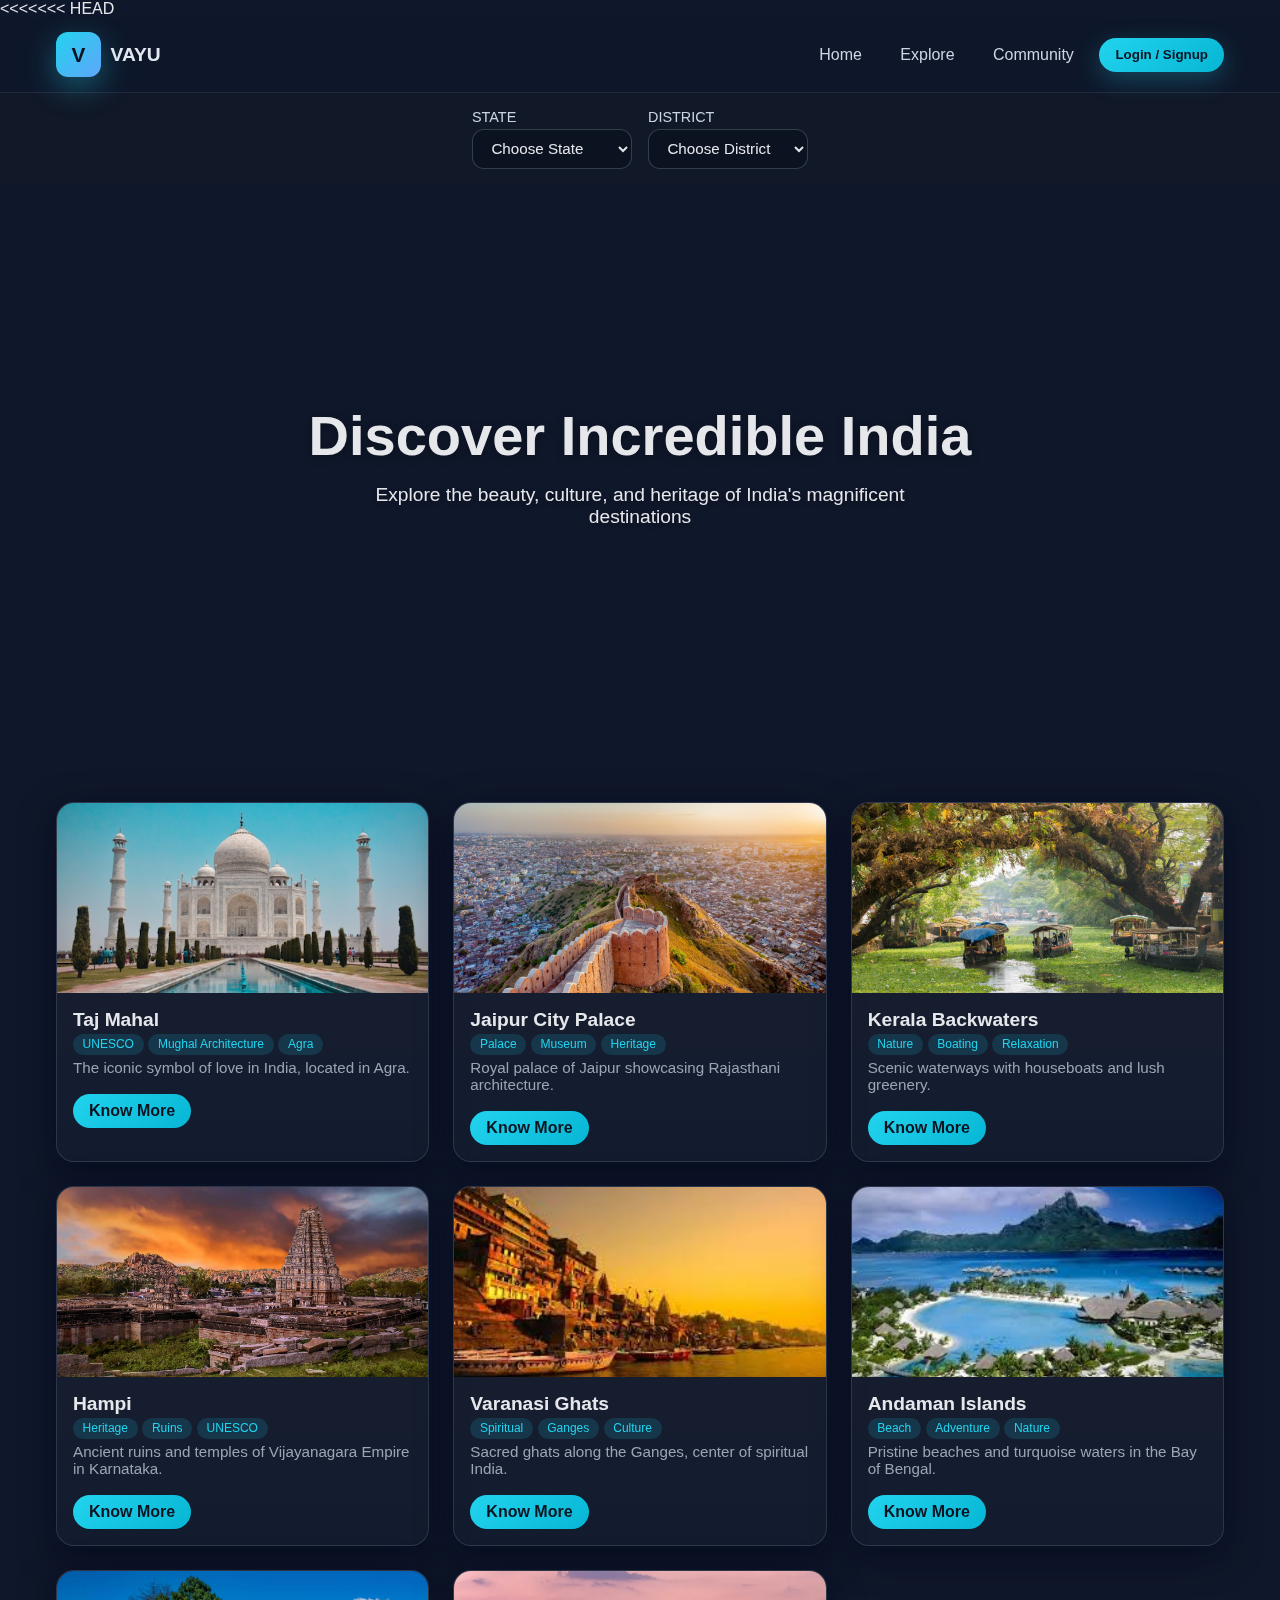
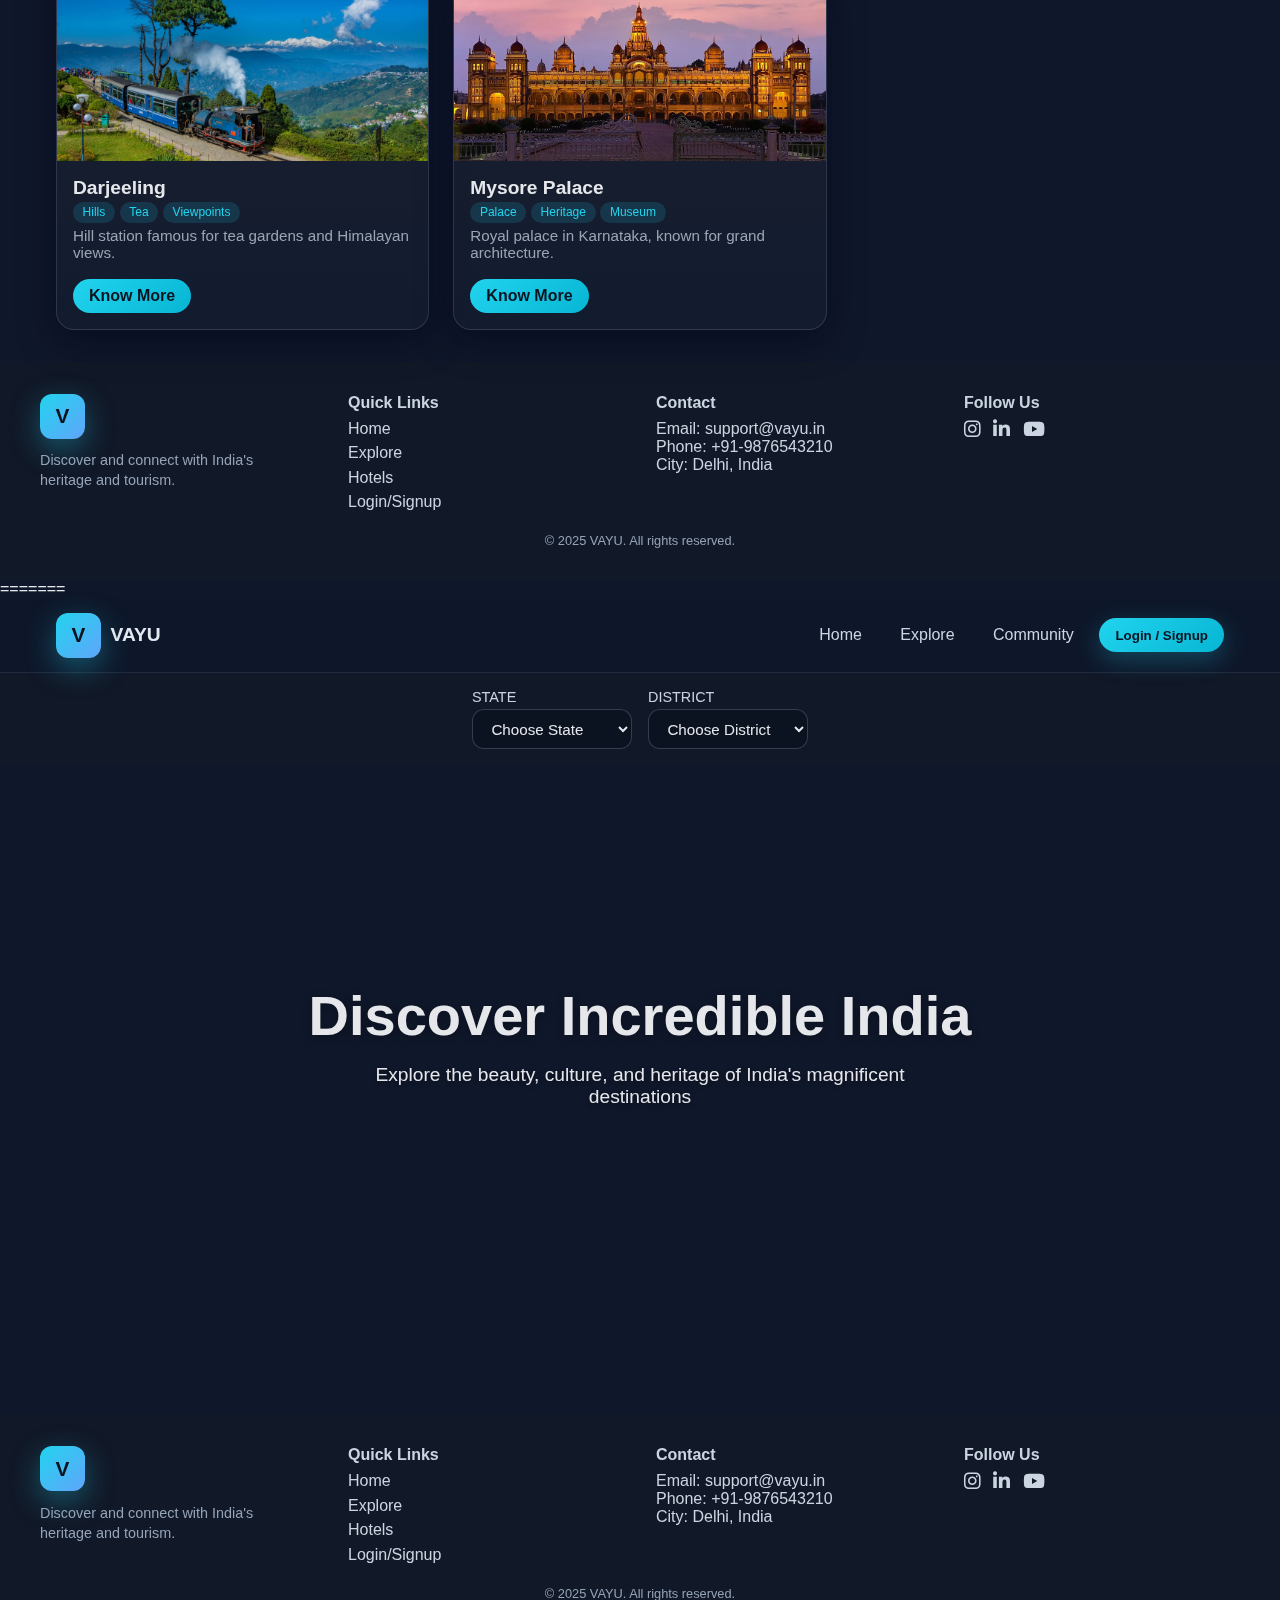
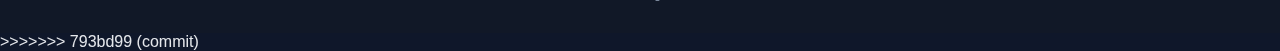
<file: explore.html>
<<<<<<< HEAD
<!DOCTYPE html>
<html lang="en">
<head>
  <meta charset="UTF-8">
  <meta name="viewport" content="width=device-width, initial-scale=1.0">
  <title>Explore India</title>
  <link rel="stylesheet" href="https://cdnjs.cloudflare.com/ajax/libs/font-awesome/6.4.0/css/all.min.css">
  <link rel="stylesheet" href="styles/explore.css">
</head>

<body>

<!-- Navbar -->
<header class="navbar">
  <div class="nav-wrap">
    <div class="brand">
      <div class="logo"><span>V</span></div>
      <a href="#">VAYU</a>
    </div>
    <nav class="menu">
      <a href="index.html">Home</a>
      <a href="explore.html">Explore</a>
      <a href="#community">Community</a>
      <button class="btn" onclick="goAuth()">Login / Signup</button>
    </nav>
  </div>
</header>

<!-- Dropdown Section -->
<div class="header">
  <div class="header-content">
    <div class="dropdown-container">
      <div class="dropdown">
        <span>STATE</span>
        <select id="stateSelect">
          <option value="">Choose State</option>
        </select>
      </div>
      <div class="dropdown">
        <span>DISTRICT</span>
        <select id="districtSelect">
          <option value="">Choose District</option>
        </select>
      </div>
    </div>
  </div>
</div>

<!-- Hero Section -->
<div id="heroSection" class="hero-section">
  <div class="hero-content">
    <h1 class="hero-title" id="heroTitle">Discover Incredible India</h1>
    <p class="hero-subtitle" id="heroSubtitle">Explore the beauty, culture, and heritage of India's magnificent destinations</p>
    <p class="state-tagline" id="stateTagline"></p>
    <div class="state-places" id="statePlaces"></div>
  </div>
</div>

<!-- Dynamic Hero Background -->
<div id="districtBg" class="district-bg" style="display:none;">
  <span id="districtText"></span>
</div>

<!-- Places Grid -->
<div class="container">
  <div id="placesContainer" class="places-grid"></div>
</div>

<!-- Footer -->
<footer class="footer">
  <div class="footer-container">
    <div class="footer-brand">
      <div class="brand">
         <div class="logo footer-logo"><span>V</span></div>
      </div>
      <p>Discover and connect with India's heritage and tourism.</p>
    </div>

    <div class="footer-links">
      <h4>Quick Links</h4>
      <ul>
        <li><a href="#">Home</a></li>
        <li><a href="#">Explore</a></li>
        <li><a href="#">Hotels</a></li>
        <li><a href="#">Login/Signup</a></li>
      </ul>
    </div>

    <div class="footer-contact">
      <h4>Contact</h4>
      <p>Email: support@vayu.in</p>
      <p>Phone: +91-9876543210</p>
      <p>City: Delhi, India</p>
    </div>

    <div class="footer-social">
      <h4>Follow Us</h4>
      <a href="#"><i class="fab fa-instagram"></i></a>
      <a href="#"><i class="fab fa-linkedin-in"></i></a>
      <a href="#"><i class="fab fa-youtube"></i></a>
    </div>
  </div>
  <div class="footer-bottom">
    <p>&copy; 2025 VAYU. All rights reserved.</p>
  </div>
</footer>
<script src="scripts/explore.js"></script>
</body>
=======
<!DOCTYPE html>
<html lang="en">
<head>
  <meta charset="UTF-8">
  <meta name="viewport" content="width=device-width, initial-scale=1.0">
  <title>Explore India</title>
  <link rel="stylesheet" href="https://cdnjs.cloudflare.com/ajax/libs/font-awesome/6.4.0/css/all.min.css">
  <link rel="stylesheet" href="styles/explore.css">
</head>

<body>

<!-- Navbar -->
<header class="navbar">
  <div class="nav-wrap">
    <div class="brand">
      <div class="logo"><span>V</span></div>
      <a href="#">VAYU</a>
    </div>
    <nav class="menu">
      <a href="index.html">Home</a>
      <a href="explore.html">Explore</a>
      <a href="#community">Community</a>
      <button class="btn" onclick="goAuth()">Login / Signup</button>
    </nav>
  </div>
</header>

<!-- Dropdown Section -->
<div class="header">
  <div class="header-content">
    <div class="dropdown-container">
      <div class="dropdown">
        <span>STATE</span>
        <select id="stateSelect">
          <option value="">Choose State</option>
        </select>
      </div>
      <div class="dropdown">
        <span>DISTRICT</span>
        <select id="districtSelect">
          <option value="">Choose District</option>
        </select>
      </div>
    </div>
  </div>
</div>

<!-- Hero Section -->
<div id="heroSection" class="hero-section">
  <div class="hero-content">
    <h1 class="hero-title" id="heroTitle">Discover Incredible India</h1>
    <p class="hero-subtitle" id="heroSubtitle">Explore the beauty, culture, and heritage of India's magnificent destinations</p>
    <p class="state-tagline" id="stateTagline"></p>
    <div class="state-places" id="statePlaces"></div>
  </div>
</div>

<!-- Dynamic Hero Background -->
<div id="districtBg" class="district-bg" style="display:none;">
  <span id="districtText"></span>
</div>

<!-- Places Grid -->
<div class="container">
  <div id="placesContainer" class="places-grid"></div>
</div>

<!-- Footer -->
<footer class="footer">
  <div class="footer-container">
    <div class="footer-brand">
      <div class="brand">
         <div class="logo footer-logo"><span>V</span></div>
      </div>
      <p>Discover and connect with India's heritage and tourism.</p>
    </div>

    <div class="footer-links">
      <h4>Quick Links</h4>
      <ul>
        <li><a href="#">Home</a></li>
        <li><a href="#">Explore</a></li>
        <li><a href="#">Hotels</a></li>
        <li><a href="#">Login/Signup</a></li>
      </ul>
    </div>

    <div class="footer-contact">
      <h4>Contact</h4>
      <p>Email: support@vayu.in</p>
      <p>Phone: +91-9876543210</p>
      <p>City: Delhi, India</p>
    </div>

    <div class="footer-social">
      <h4>Follow Us</h4>
      <a href="#"><i class="fab fa-instagram"></i></a>
      <a href="#"><i class="fab fa-linkedin-in"></i></a>
      <a href="#"><i class="fab fa-youtube"></i></a>
    </div>
  </div>
  <div class="footer-bottom">
    <p>&copy; 2025 VAYU. All rights reserved.</p>
  </div>
</footer>
<script src="scripts/explore.js"></script>
</body>
>>>>>>> 793bd99 (commit)
</html>
</file>
<file: styles/explore.css>
:root {
  --bg:#0f172a;
  --panel:#111827;
  --muted:#94a3b8;
  --primary:#22d3ee;
  --primary-2:#06b6d4;
  --card:#0b1220;
  --ring:rgba(34,211,238,.25);
}

* {
  margin:0;
  padding:0;
  box-sizing:border-box;
}
    body {
      font-family: Poppins, sans-serif;
      background: var(--bg);
      color:#e5e7eb;
    }

    /* Navbar */
    .navbar {
      position:sticky; 
      top:0; 
      z-index:50;
      backdrop-filter:saturate(120%) blur(8px);
      background: rgba(15,23,42,.95);
      border-bottom:1px solid rgba(148,163,184,.15);
    }
    .nav-wrap {
      max-width:1200px;
      margin:0 auto;
      display:flex;
      align-items:center;
      justify-content:space-between;
      padding:.9rem 1rem;
    }
    .brand {
      display:flex;
      align-items:center;
      gap:.6rem;
      font-weight:700;
    }
    .brand .logo {
      width:45px;
      height:45px;
      border-radius:12px;
      background:linear-gradient(135deg,var(--primary),#60a5fa);
      display:grid;
      place-items:center;
      box-shadow:0 10px 30px rgba(34,211,238,.35);
    }
    .brand .logo span {
      font-size:1.3rem;
      color:#0b1220;
      font-weight:800;
    }
    .brand a {
      color:#e2e8f0;
      text-decoration:none;
      font-size:1.2rem;
    }
    .menu {
      display:flex;
      gap:.8rem;
      align-items:center;
    }
    .menu a {
      color:#cbd5e1;
      text-decoration:none;
      padding:.55rem .8rem;
      border-radius:999px;
      transition:.2s;
    }
    .menu a:hover {
      background:rgba(148,163,184,.12);
      color:#fff;
    }
    .btn {
      background:linear-gradient(135deg,var(--primary),var(--primary-2));
      color:#0b1220;
      font-weight:700;
      border:none;
      border-radius:999px;
      padding:.6rem 1rem;
      cursor:pointer;
      box-shadow:0 8px 24px var(--ring);
      transition:transform .12s ease;
    }
    .btn:active { transform:translateY(1px); }

    /* Hero Section */
    .hero-section {
      position:relative;
      min-height:65vh;
      display:grid;
      place-items:center;
      text-align:center;
      padding:2rem 1rem;
      overflow:hidden;
      background-size: cover;       /* Image ko section me cover karega */
      background-position: center;  /* Image ko center me align karega */
      background-repeat: no-repeat;
    }

    .hero-section::before {
      content:"";
      position:absolute;
      inset:0;
      background:url("https://images.unsplash.com/photo-1564501049412-61c2a3083791?w=1600") center/cover no-repeat;
      filter:brightness(.55) saturate(1.05);
      z-index:-2;
      transition: background-image 0.5s ease-in-out;
    }

    .hero-section::after {
      content:"";
      position:absolute;
      inset:0;
      background:linear-gradient(180deg, rgba(15,23,42,.35) 0%, rgba(15,23,42,.9) 100%);
      z-index:-1;
    }

    .hero-title {
      font-size: 3.5rem;
      font-weight: 800;
      margin-bottom: 1rem;
      text-shadow: 0 2px 10px rgba(0,0,0,0.3);
    }

    .hero-subtitle {
      font-size: 1.2rem;
      max-width: 600px;
      margin: 0 auto;
      text-shadow: 0 2px 5px rgba(0,0,0,0.3);
    }

    .state-tagline {
      font-size: 1.1rem;
      font-style: italic;
      margin-top: 1rem;
      color: var(--primary);
      color: #fff;
    }

    .state-places {
      margin-top: 1.5rem;
      display: flex;
      flex-wrap: wrap;
      justify-content: center;
      gap: 0.8rem;
    }

    .place-pill {
      background: rgba(255,255,255,0.1);
      padding: 0.4rem 0.8rem;
      border-radius: 20px;
      font-size: 0.9rem;
      backdrop-filter: blur(5px);
    }

    /* District Background */
    .district-bg {
      display:flex;
      align-items:center;
      justify-content:center;
      font-size:3rem;
      font-weight:700;
      color:#fff;
      height:60vh;
      background-size:cover;
      background-position:center;
      margin:0;
      border-radius:0;
      position:relative;
      overflow:hidden;
    }
    .district-bg::after {
      content:"";
      position:absolute;
      inset:0;
      background:rgba(15,23,42,.6);
    }

    /* Dropdowns */
    .header {
      background:var(--panel);
      padding:1rem;
    }
    .dropdown-container {
      display:flex;
      justify-content:center;
      gap:1rem;
      flex-wrap:wrap;
    }
    .dropdown span {
      font-size:.9rem;
      display:block;
      color:#cbd5e1;
      margin-bottom:.25rem;
    }
    .dropdown select {
      background:var(--card);
      color:#e5e7eb;
      border:1px solid rgba(148,163,184,.3);
      border-radius:12px;
      padding:.6rem .9rem;
      min-width:160px;
      outline:none;
      font-size:.95rem;
    }
    .dropdown select:focus {
      border-color:var(--primary);
      box-shadow:0 0 0 4px var(--ring);
    }

    /* Places Grid */
    .container {
      max-width:1200px;
      margin:2rem auto;
      padding:0 1rem;
    }
    .places-grid {
      display:grid;
      grid-template-columns:repeat(auto-fit,minmax(280px,1fr));
      gap:1.5rem;
    }
    .place-card {
      background:linear-gradient(180deg, rgba(255,255,255,.04), rgba(255,255,255,.02));
      border:1px solid rgba(148,163,184,.2);
      border-radius:18px;
      overflow:hidden;
      box-shadow:0 10px 35px rgba(2,6,23,.55);
      transition:.2s;
      animation:fadeUp .5s ease forwards;
    }
    .place-card:hover {
      transform:translateY(-3px);
      box-shadow:0 16px 50px rgba(2,6,23,.65);
    }
    .place-card img {
      width:100%;
      height:190px;
      object-fit:cover;
    }
    .card-content {
      padding:1rem;
    }
    .place-name {
      font-size:1.2rem;
      font-weight:700;
    }
    .place-description {
      color:#9aa4b2;
      font-size:.95rem;
      margin:.5rem 0;
    }
    .place-stats {
      margin:.4rem 0;
    }
    .stat {
      background:rgba(34,211,238,.15);
      color:var(--primary);
      font-size:.75rem;
      padding:.2rem .6rem;
      border-radius:999px;
      margin-right:.3rem;
    }
    .know-more-btn {
      display:inline-block;
      margin-top:.6rem;
      background:linear-gradient(135deg,var(--primary),var(--primary-2));
      color:#0b1220;
      font-weight:600;
      text-decoration:none;
      padding:.5rem 1rem;
      border-radius:999px;
      transition:.2s;
    }
    .know-more-btn:hover {
      opacity:.9;
    }

    /* Footer */
    footer {
      background:#111827;
      color:#cbd5e1;
      padding:2rem 1rem;
    }
    .footer-container {
      display:grid;
      grid-template-columns:repeat(auto-fit,minmax(200px,1fr));
      gap:2rem;
      max-width:1200px;
      margin:0 auto;
    }
    .footer-brand {
      display:flex;
      flex-direction:column;
      gap:.7rem;
    }
    .footer-brand p {
      font-size:.9rem;
      color:#94a3b8;
      max-width:240px;
      line-height:1.4;
    }
    .footer-links h4,
    .footer-contact h4,
    .footer-social h4 {
      margin-bottom:.5rem;
    }
    .footer-links ul {
      list-style:none;
      padding:0;
    }
    .footer-links ul li {
      margin:.4rem 0;
    }
    .footer-links ul li a {
      color:#cbd5e1;
      text-decoration:none;
    }
    .footer-links ul li a:hover { color:var(--primary); }
    .footer-social a {
      margin-right:8px;
      color:#cbd5e1;
      text-decoration:none;
      font-size:1.2rem;
    }
    .footer-bottom {
      text-align:center;
      margin-top:1rem;
      font-size:.8rem;
      color:#94a3b8;
    }

    /* Animation */
    @keyframes fadeUp {
      from {opacity:0; transform:translateY(20px);}
      to {opacity:1; transform:translateY(0);}
    }
</file>
